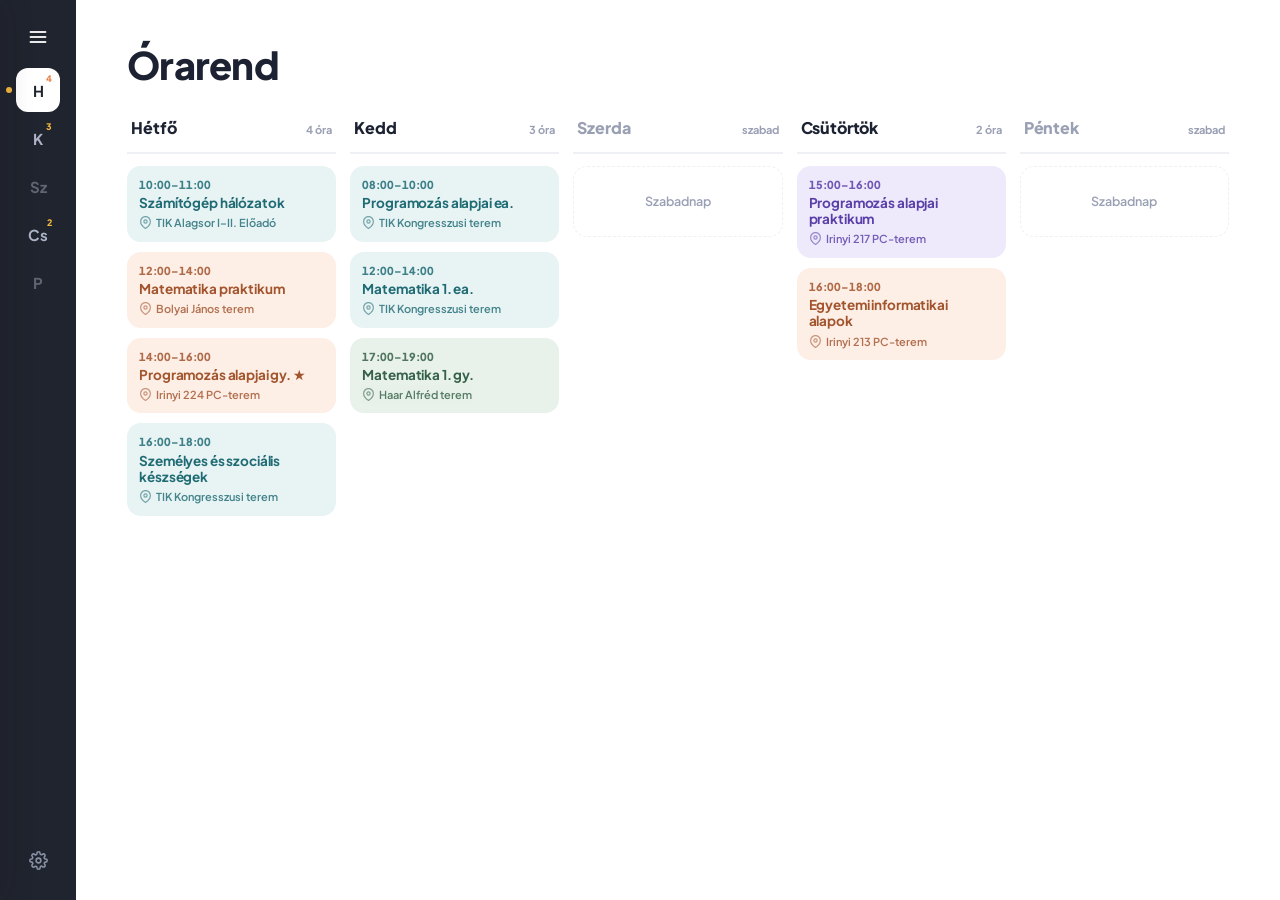
<file: android/assets/index.html>
<!DOCTYPE html>
<html lang="hu">
<head>
<meta charset="UTF-8">
<meta name="viewport" content="width=device-width, initial-scale=1.0">
<meta name="theme-color" content="#ffffff">
<title>Órarend</title>
<link rel="preconnect" href="https://fonts.googleapis.com">
<link rel="preconnect" href="https://fonts.gstatic.com" crossorigin>
<link href="https://fonts.googleapis.com/css2?family=Plus+Jakarta+Sans:wght@400;500;600;700;800&display=swap" rel="stylesheet">
<style>
  :root{
    --bg:#ffffff; --ink:#1d2233; --ink-2:#5a6178; --faint:#9aa0b4;
    --rail:#20242e; --rail-line:#333949;
    --hair:#eef0f4;
    /* pastel type palette (card bg / text / accent stripe) */
    --ea-bg:#e8f3f4;   --ea-tx:#1f6b74;   --ea-ac:#2fa8b5;   /* előadás — teal */
    --gy-bg:#fdeee6;   --gy-tx:#a2542c;   --gy-ac:#e8834b;   /* gyakorlat — orange */
    --pr-bg:#eeeafb;   --pr-tx:#5a3fa8;   --pr-ac:#8b6de0;   /* praktikum — violet */
    --mt-bg:#e8f1ea;   --mt-tx:#356148;   --mt-ac:#5fa87c;   /* matek gy — green */
    --sel:#f4b63f;     /* selected day dot — warm amber */
    --sans:"Plus Jakarta Sans",-apple-system,BlinkMacSystemFont,system-ui,sans-serif;
  }
  *{box-sizing:border-box;margin:0;padding:0;-webkit-tap-highlight-color:transparent}
  html{-webkit-text-size-adjust:100%}
  body{background:var(--bg);color:var(--ink);font-family:var(--sans);line-height:1.4;
    -webkit-font-smoothing:antialiased;min-height:100vh}

  .shell{display:grid;grid-template-columns:76px 1fr;min-height:100vh;width:100%}

  /* ---- left rail ---- */
  .rail{background:var(--rail);display:flex;flex-direction:column;align-items:center;padding:20px 0;gap:4px;
    position:sticky;top:0;height:100vh}
  .rail .logo{width:34px;height:34px;border-radius:9px;display:grid;place-items:center;margin-bottom:10px;cursor:pointer;flex:0 0 auto}
  .rail .logo svg{opacity:.9}
  .rail .logo:hover{background:var(--rail-line)}
  .dbtn{width:44px;height:44px;min-height:44px;max-height:44px;flex:0 0 44px;border:none;background:transparent;color:#aeb4c7;font-family:var(--sans);
    font-weight:700;font-size:15px;border-radius:12px;cursor:pointer;position:relative;transition:background .15s,color .15s;
    display:grid;place-items:center;line-height:1;padding:0}
  .dbtn:hover{background:var(--rail-line);color:#fff}
  .dbtn.on{background:#fff;color:var(--rail)}
  .dbtn.on::before{content:"";position:absolute;left:-10px;top:50%;transform:translateY(-50%);
    width:6px;height:6px;border-radius:50%;background:var(--sel)}
  .dbtn .cnt{position:absolute;top:6px;right:8px;font-size:9px;font-weight:800;color:var(--sel);line-height:1}
  .dbtn.on .cnt{color:var(--gy-ac)}
  .dbtn.free{opacity:.45}
  #rail{display:flex;flex-direction:column;align-items:center;justify-content:flex-start;gap:4px;flex:0 0 auto;height:auto}
  #rail .dbtn{height:44px;flex:0 0 44px;align-self:center}
  .rail .gear{margin-top:auto;width:40px;height:40px;border:none;background:transparent;color:#8a90a6;
    cursor:pointer;border-radius:11px;display:grid;place-items:center}
  .rail .gear:hover{background:var(--rail-line);color:#fff}

  /* ---- main ---- */
  .main{padding:34px clamp(20px,5vw,52px) 60px;min-width:0}
  .head{display:flex;align-items:flex-start;justify-content:space-between;margin-bottom:26px}
  .head .title{font-size:38px;font-weight:800;letter-spacing:-.02em}
  .head .title .day{display:block;font-size:15px;font-weight:600;color:var(--ink-2);margin-top:2px}
  .head .date{text-align:right}
  .head .date .d{font-size:34px;font-weight:800;line-height:1;letter-spacing:-.01em}
  .head .date .m{font-size:13px;font-weight:600;color:var(--ink-2);margin-top:3px}

  .list{display:flex;flex-direction:column;gap:14px;max-width:640px}
  .item{display:grid;grid-template-columns:52px 1fr;gap:14px;align-items:start}
  .item .tcol{text-align:right;padding-top:14px}
  .item .tcol .s{font-size:14px;font-weight:800;font-variant-numeric:tabular-nums}
  .item .tcol .e{font-size:12px;font-weight:600;color:var(--faint);font-variant-numeric:tabular-nums;margin-top:2px}
  .card{border-radius:18px;padding:16px 18px;position:relative;cursor:default;overflow:hidden;
    border:1px solid transparent}
  .card .arw{position:absolute;top:15px;right:16px;opacity:.5}
  .card .cn{font-size:17px;font-weight:700;letter-spacing:-.01em;padding-right:22px;line-height:1.2}
  .card .sub{font-size:13px;font-weight:600;opacity:.85;margin-top:3px}
  .card .foot{display:flex;align-items:center;gap:6px;margin-top:12px;font-size:12px;font-weight:600;opacity:.9}
  .card .foot svg{opacity:.7}
  .card.ea{background:var(--ea-bg);color:var(--ea-tx)}  .card.ea .arw{color:var(--ea-ac)}
  .card.gy{background:var(--gy-bg);color:var(--gy-tx)}  .card.gy .arw{color:var(--gy-ac)}
  .card.pr{background:var(--pr-bg);color:var(--pr-tx)}  .card.pr .arw{color:var(--pr-ac)}
  .card.mt{background:var(--mt-bg);color:var(--mt-tx)}  .card.mt .arw{color:var(--mt-ac)}
  .card.now{box-shadow:0 8px 24px -8px currentColor}
  .card .pin{font-weight:800}

  .freeday{max-width:560px;text-align:center;padding:70px 20px;color:var(--faint)}
  .freeday .big{font-size:26px;font-weight:800;color:var(--mt-tx)}
  .freeday .s{font-size:14px;margin-top:8px}

  .drchips{display:flex;flex-direction:column;gap:6px;margin-bottom:4px}
  .drchip{background:#f5f6f9;border-radius:11px;padding:10px 13px}
  .drchip b{display:block;font-weight:700;font-size:13px}
  .drchip span{color:var(--faint);font-size:11.5px}

  /* ---- code drawer ---- */
  .scrim{position:fixed;inset:0;background:rgba(20,24,36,.4);opacity:0;visibility:hidden;transition:.25s;z-index:60}
  .scrim.show{opacity:1;visibility:visible}
  .drawer{position:fixed;top:0;left:0;bottom:0;width:min(390px,88vw);background:#fff;z-index:70;
    transform:translateX(-100%);transition:transform .28s cubic-bezier(.4,0,.2,1);display:flex;flex-direction:column;
    box-shadow:2px 0 30px rgba(20,24,36,.18)}
  .drawer.show{transform:translateX(0)}
  .dr-top{padding:24px 22px 16px;border-bottom:1px solid var(--hair)}
  .dr-top h2{font-size:22px;font-weight:800}
  .dr-top p{font-size:12.5px;color:var(--ink-2);margin-top:3px}
  .dr-close{position:absolute;top:20px;right:18px;width:34px;height:34px;border:none;background:#f2f3f7;
    border-radius:10px;cursor:pointer;font-size:18px;color:var(--ink-2)}
  .dr-body{overflow-y:auto;padding:14px 16px;flex:1}
  .grp{font-size:11px;font-weight:700;color:var(--faint);margin:14px 4px 8px}
  .grp:first-child{margin-top:2px}
  .crow{display:flex;align-items:center;gap:10px;width:100%;text-align:left;border:1px solid var(--hair);
    background:#fafbfc;border-radius:11px;padding:11px 13px;margin-bottom:6px;cursor:pointer;
    font-family:var(--sans);color:var(--ink);transition:.13s}
  .crow:hover{border-color:var(--ea-ac)}
  .crow.copied{border-color:var(--mt-ac);background:var(--mt-bg)}
  .crow .ck{font-family:ui-monospace,Menlo,monospace;font-size:13px;font-weight:700;min-width:128px;color:var(--ea-tx)}
  .crow.copied .ck{color:var(--mt-tx)}
  .crow .cnm{font-size:12px;color:var(--ink-2);flex:1;overflow:hidden;text-overflow:ellipsis;white-space:nowrap}
  .crow .cic{font-size:12px;color:var(--faint)}
  .dr-foot{padding:14px 16px 20px;border-top:1px solid var(--hair)}
  .copyall{width:100%;background:var(--ink);color:#fff;border:none;border-radius:12px;padding:14px;
    font-size:14px;font-weight:700;cursor:pointer;font-family:var(--sans)}
  .copyall:active{background:var(--ea-tx)}

  /* ---- week grid (wide desktop) ---- */
  .week{display:none}
  .weekgrid{display:grid;grid-template-columns:repeat(5,1fr);gap:14px;margin-top:4px}
  .wcol{min-width:0}
  .wcol .wh{display:flex;align-items:baseline;justify-content:space-between;padding:0 4px 12px;
    border-bottom:2px solid var(--hair);margin-bottom:12px}
  .wcol .wh .wn{font-size:16px;font-weight:800;letter-spacing:-.01em}
  .wcol.today .wh .wn{color:var(--gy-ac)}
  .wcol.freecol .wh .wn{color:var(--faint)}
  .wcol .wh .wc{font-size:11px;font-weight:700;color:var(--faint)}
  .wcol .wcards{display:flex;flex-direction:column;gap:10px}
  .wcard{border-radius:14px;padding:11px 12px;position:relative;overflow:hidden}
  .wcard .wt{font-size:11px;font-weight:800;font-variant-numeric:tabular-nums;opacity:.85}
  .wcard .wnm{font-size:13.5px;font-weight:700;line-height:1.2;margin:3px 0 4px;letter-spacing:-.01em}
  .wcard .wr{font-size:11px;font-weight:600;opacity:.82;display:flex;gap:4px;align-items:flex-start}
  .wcard .wr svg{flex:0 0 auto;margin-top:1px;opacity:.7}
  .wcard.ea{background:var(--ea-bg);color:var(--ea-tx)}
  .wcard.gy{background:var(--gy-bg);color:var(--gy-tx)}
  .wcard.pr{background:var(--pr-bg);color:var(--pr-tx)}
  .wcard.mt{background:var(--mt-bg);color:var(--mt-tx)}
  .wcard.now{box-shadow:0 6px 18px -6px currentColor}
  .wempty{padding:26px 8px;text-align:center;color:var(--faint);font-size:12.5px;font-weight:600;
    border:1.5px dashed var(--hair);border-radius:14px}

  /* =========== BREAKPOINTS =========== */
  /* wide desktop: show whole week, hide rail-driven single day */
  @media(min-width:1080px){
    .main{padding:38px clamp(28px,4vw,64px) 72px;max-width:1500px}
    .list,.freeday{display:none}
    .week{display:block}
    .head .date{display:none}
    .head .title .day{display:none}
  }
  /* tablet: single day, wider reading column, centered */
  @media(min-width:641px) and (max-width:1079px){
    .list,.freeday{max-width:none}
    .main{max-width:820px}
  }
  /* mobile */
  @media(max-width:640px){
    .shell{grid-template-columns:56px 1fr}
    .rail{padding:16px 0}
    #rail .dbtn,.dbtn{width:38px;height:38px;min-height:38px;max-height:38px;flex-basis:38px;font-size:13px}
    .rail .logo{width:32px;height:32px}
    .rail .gear{width:36px;height:36px}
    .main{padding:22px 15px 46px}
    .head{margin-bottom:20px}
    .head .title{font-size:26px}
    .head .title .day{font-size:13px}
    .head .date .d{font-size:24px}
    .head .date .m{font-size:11px}
    .item{grid-template-columns:42px 1fr;gap:9px}
    .item .tcol{padding-top:12px}
    .item .tcol .s{font-size:13px}
    .item .tcol .e{font-size:11px}
    .card{padding:13px 14px;border-radius:15px}
    .card .cn{font-size:15px;padding-right:20px}
    .card .foot{font-size:11px;margin-top:9px}
    .drawer{width:min(360px,92vw)}
  }
  /* very small */
  @media(max-width:380px){
    .head .title{font-size:23px}
    .card .cn{font-size:14.5px}
  }
  @media(prefers-reduced-motion:reduce){*{transition:none!important}}
</style>
</head>
<body>
  <div class="shell">
    <aside class="rail">
      <div class="logo" id="burger" title="Kurzuskódok">
        <svg width="20" height="20" viewBox="0 0 24 24" fill="none" stroke="#fff" stroke-width="2.2" stroke-linecap="round"><path d="M3 6h18M3 12h18M3 18h18"/></svg>
      </div>
      <div id="rail"></div>
      <button class="gear" title="Kódok" onclick="openDrawer()">
        <svg width="19" height="19" viewBox="0 0 24 24" fill="none" stroke="currentColor" stroke-width="2"><circle cx="12" cy="12" r="3"/><path d="M19.4 15a1.65 1.65 0 00.33 1.82l.06.06a2 2 0 11-2.83 2.83l-.06-.06a1.65 1.65 0 00-1.82-.33 1.65 1.65 0 00-1 1.51V21a2 2 0 11-4 0v-.09A1.65 1.65 0 009 19.4a1.65 1.65 0 00-1.82.33l-.06.06a2 2 0 11-2.83-2.83l.06-.06a1.65 1.65 0 00.33-1.82 1.65 1.65 0 00-1.51-1H3a2 2 0 110-4h.09A1.65 1.65 0 004.6 9a1.65 1.65 0 00-.33-1.82l-.06-.06a2 2 0 112.83-2.83l.06.06a1.65 1.65 0 001.82.33H9a1.65 1.65 0 001-1.51V3a2 2 0 114 0v.09a1.65 1.65 0 001 1.51 1.65 1.65 0 001.82-.33l.06-.06a2 2 0 112.83 2.83l-.06.06a1.65 1.65 0 00-.33 1.82V9a1.65 1.65 0 001.51 1H21a2 2 0 110 4h-.09a1.65 1.65 0 00-1.51 1z"/></svg>
      </button>
    </aside>

    <main class="main">
      <div class="head">
        <div class="title">Órarend<span class="day" id="dayName">Hétfő</span></div>
        <div class="date"><div class="d" id="dCount">4</div><div class="m">óra ma</div></div>
      </div>
      <div id="list"></div>
      <div class="week" id="week"></div>
    </main>
  </div>

  <div class="scrim" id="scrim"></div>
  <nav class="drawer" id="drawer" aria-hidden="true">
    <div class="dr-top">
      <button class="dr-close" onclick="closeDrawer()" aria-label="Bezárás">×</button>
      <h2>Tárgyak és kódok</h2><p>Online tárgyak és a felvételi kódok.</p>
    </div>
    <div class="dr-body" id="drbody"></div>
    <div class="dr-foot"><button class="copyall" id="copyall">Összes kód másolása</button></div>
  </nav>

<script>
const DAYS=["Hétfő","Kedd","Szerda","Csütörtök","Péntek"];
const SHORT=["H","K","Sz","Cs","P"];
const mins=t=>{const[h,m]=t.split(":").map(Number);return h*60+m};
// [day,start,end,name,sub(room),teacher,type,pref]  type: ea|gy|pr|mt
const EV=[
 [0,"10:00","11:00","Számítógép hálózatok","TIK Alagsor I–II. Előadó","Bilicki Vilmos","ea"],
 [0,"12:00","14:00","Matematika praktikum","Bolyai János terem","Csuma-Kovács, Szalai","gy"],
 [0,"14:00","16:00","Programozás alapjai gy.","Irinyi 224 PC-terem","Gercső Márk, Báló, Gergely","gy",true],
 [0,"16:00","18:00","Személyes és szociális készségek","TIK Kongresszusi terem","Holló Csaba","ea"],
 [1,"08:00","10:00","Programozás alapjai ea.","TIK Kongresszusi terem","Gergely Tamás","ea"],
 [1,"12:00","14:00","Matematika 1. ea.","TIK Kongresszusi terem","Dormán Miklós","ea"],
 [1,"17:00","19:00","Matematika 1. gy.","Haar Alfréd terem","Galántai-Fekete, Dormán","mt"],
 [3,"15:00","16:00","Programozás alapjai praktikum","Irinyi 217 PC-terem","Kleisz, Oczkó, Gergely","pr"],
 [3,"16:00","18:00","Egyetemi informatikai alapok","Irinyi 213 PC-terem","Devosa Iván","gy"],
];
const ONLINE=[
 ["Webfejlesztés alapjai (ea)","Coursera · Holló Csaba"],
 ["Webfejlesztés alapjai gy.","Coursera · Holló Csaba"],
 ["IT-biztonság az SZTE-n","E-learning · kritérium"],
 ["MI az egyetemi tanulmányokban","E-learning · kritérium"],
 ["Karrierépítés alapozó kurzus","kritérium · 0 kredit"],
];
const CODES=[
 ["Kötelező tárgyak",[
   ["IN1001EA","Programozás alapjai (ea)"],["IN1001LA-16","Programozás alapjai gy."],
   ["IN1001SA-11","Programozás alapjai praktikum"],["MN1841EA-1","Matematika 1. ea."],
   ["MN1841GA-14","Matematika 1. gy."],["MN1840GA-9","Matematika praktikum"],
   ["IN1013EA","Számítógép hálózatok"],["IN1004LA","Egyetemi informatikai alapok"],
   ["IN1005EA","Személyes és szociális készségek"],["IN1014EA-Coursera","Webfejlesztés (ea)"],
   ["IN1014LA-Coursera","Webfejlesztés gy."],
 ]],
 ["Kritérium (0 kredit)",[
   ["XK001-ITSEC_SZTE-HU","IT-biztonság az SZTE-n"],["XK001-MINI_SZTE-HU","MI az egyetemi tanulmányokban"],
   ["XA0031-ALK2","Karrierépítés alapozó kurzus"],
 ]],
];
const E=document.createElement.bind(document);
const svgArw='<svg width="16" height="16" viewBox="0 0 24 24" fill="none" stroke="currentColor" stroke-width="2.5" stroke-linecap="round" stroke-linejoin="round"><path d="M9 18l6-6-6-6"/></svg>';
const svgLoc='<svg width="13" height="13" viewBox="0 0 24 24" fill="none" stroke="currentColor" stroke-width="2.2"><path d="M21 10c0 7-9 13-9 13s-9-6-9-13a9 9 0 0118 0z"/><circle cx="12" cy="10" r="3"/></svg>';
const now=new Date();const nowDay=now.getDay()-1;const nowMin=now.getHours()*60+now.getMinutes();
let curDay=(nowDay<0||nowDay>4)?0:nowDay;

function rail(){
  const r=document.getElementById("rail");r.innerHTML="";
  DAYS.forEach((d,i)=>{
    const n=EV.filter(e=>e[0]===i).length;
    const b=E("button");b.className="dbtn"+(i===curDay?" on":"")+(n===0?" free":"");
    b.innerHTML=SHORT[i]+(n?`<span class="cnt">${n}</span>`:"");
    b.onclick=()=>{curDay=i;rail();day()};
    r.appendChild(b);
  });
}
function day(){
  document.getElementById("dayName").textContent=DAYS[curDay];
  const items=EV.filter(e=>e[0]===curDay);
  document.getElementById("dCount").textContent=items.length||"0";
  const wrap=document.getElementById("list");wrap.innerHTML="";
  if(items.length===0){
    const f=E("div");f.className="freeday";f.innerHTML='<div class="big">Szabadnap</div><div class="s">Nincs egyetlen órád sem. Élvezd.</div>';
    wrap.appendChild(f);return;
  }
  const list=E("div");list.className="list";
  items.forEach(e=>{
    const[,s,en,name,room,who,type,pref]=e;
    const isNow=curDay===nowDay&&nowMin>=mins(s)&&nowMin<mins(en);
    const it=E("div");it.className="item";
    it.innerHTML=
      `<div class="tcol"><div class="s">${s}</div><div class="e">${en}</div></div>`+
      `<div class="card ${type}${isNow?' now':''}">`+
        `<span class="arw">${svgArw}</span>`+
        `<div class="cn">${name}${pref?' <span class="pin">★</span>':''}</div>`+
        `<div class="foot">${svgLoc}<span>${room} · ${who}</span></div>`+
      `</div>`;
    list.appendChild(it);
  });
  wrap.appendChild(list);
}
function drawer(){
  const b=document.getElementById("drbody");b.innerHTML="";
  // online / no-fixed-time section first
  const og=E("div");og.className="grp";og.textContent="Rögzített időpont nélkül";b.appendChild(og);
  const oc=E("div");oc.className="drchips";
  ONLINE.forEach(([n,m])=>{const x=E("div");x.className="drchip";x.innerHTML=`<b>${n}</b><span>${m}</span>`;oc.appendChild(x);});
  b.appendChild(oc);
  // codes
  CODES.forEach(([grp,rows])=>{
    const g=E("div");g.className="grp";g.textContent=grp;b.appendChild(g);
    rows.forEach(([k,n])=>{
      const r=E("button");r.className="crow";
      r.innerHTML=`<span class="ck">${k}</span><span class="cnm">${n}</span><span class="cic">⧉</span>`;
      r.onclick=()=>navigator.clipboard.writeText(k).then(()=>{
        r.classList.add("copied");r.querySelector(".cic").textContent="✓";
        setTimeout(()=>{r.classList.remove("copied");r.querySelector(".cic").textContent="⧉"},1200);
      });
      b.appendChild(r);
    });
  });
}
function openDrawer(){document.getElementById("drawer").classList.add("show");document.getElementById("scrim").classList.add("show");document.getElementById("drawer").setAttribute("aria-hidden","false")}
function closeDrawer(){document.getElementById("drawer").classList.remove("show");document.getElementById("scrim").classList.remove("show");document.getElementById("drawer").setAttribute("aria-hidden","true")}
document.getElementById("burger").onclick=openDrawer;
document.getElementById("scrim").onclick=closeDrawer;
document.addEventListener("keydown",e=>{if(e.key==="Escape")closeDrawer()});
document.getElementById("copyall").onclick=()=>{
  const all=CODES.flatMap(g=>g[1].map(r=>r[0])).join("\n");
  navigator.clipboard.writeText(all).then(()=>{
    const btn=document.getElementById("copyall");const o=btn.textContent;
    btn.textContent="✓ Mind a "+CODES.flatMap(g=>g[1]).length+" kód másolva";setTimeout(()=>btn.textContent=o,1500);
  });
};
function week(){
  const w=document.getElementById("week");w.innerHTML="";
  const grid=E("div");grid.className="weekgrid";
  DAYS.forEach((d,i)=>{
    const items=EV.filter(e=>e[0]===i);
    const col=E("div");col.className="wcol"+(i===nowDay?" today":"")+(items.length===0?" freecol":"");
    col.innerHTML=`<div class="wh"><span class="wn">${d}</span><span class="wc">${items.length?items.length+" óra":"szabad"}</span></div>`;
    const cards=E("div");cards.className="wcards";
    if(items.length===0){cards.innerHTML='<div class="wempty">Szabadnap</div>';}
    else items.forEach(e=>{
      const[,s,en,name,room,who,type,pref]=e;
      const isNow=i===nowDay&&nowMin>=mins(s)&&nowMin<mins(en);
      const c=E("div");c.className="wcard "+type+(isNow?" now":"");
      c.innerHTML=`<div class="wt">${s}–${en}</div><div class="wnm">${name}${pref?' ★':''}</div>`+
        `<div class="wr">${svgLoc}<span>${room}</span></div>`;
      cards.appendChild(c);
    });
    col.appendChild(cards);grid.appendChild(col);
  });
  w.appendChild(grid);
}
rail();day();week();drawer();
</script>
</body>
</html>
</file>
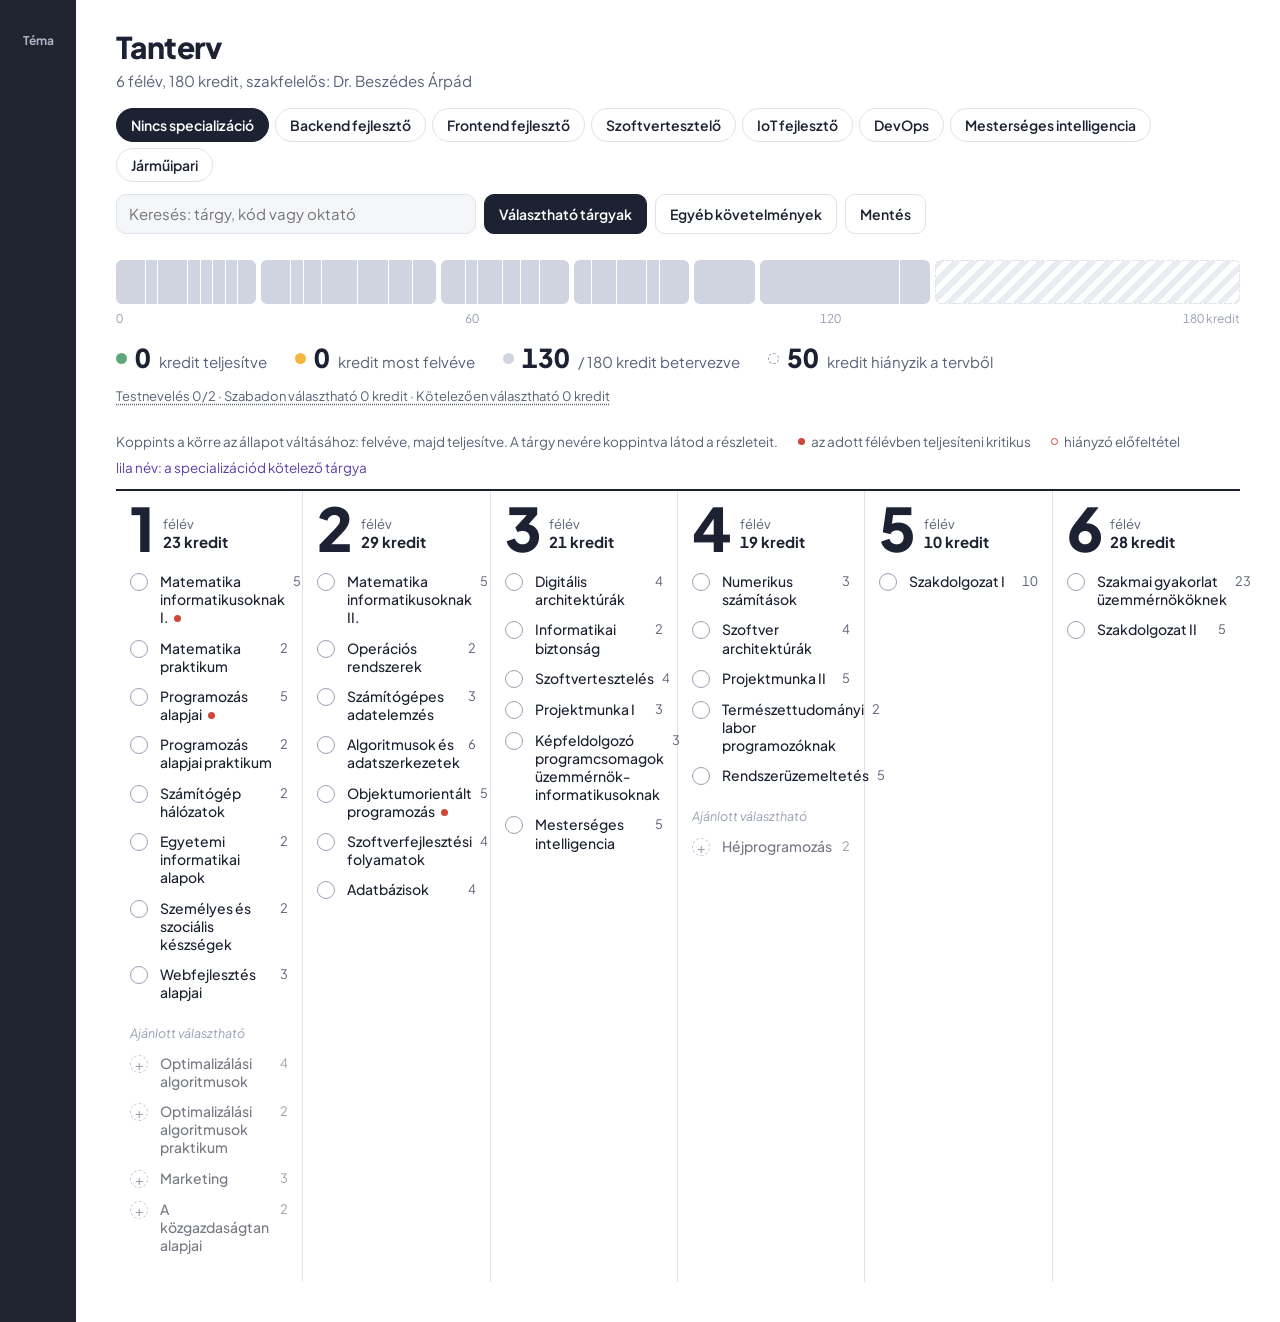
<file: modules/tanterv-module/demo.html>
<!DOCTYPE html>
<html lang="hu">
<head>
<meta charset="UTF-8">
<meta name="viewport" content="width=device-width, initial-scale=1.0">
<script>try{var m=localStorage.getItem("orarend-theme")||(matchMedia("(prefers-color-scheme: dark)").matches?"dark":"light");document.documentElement.setAttribute("data-theme",m);}catch(e){}</script>
<title>Tanterv – előnézet</title>
<link href="https://fonts.googleapis.com/css2?family=Plus+Jakarta+Sans:wght@400;500;600;700;800&display=swap" rel="stylesheet">
<!-- Preview only: the site's theme tokens, copied from css/style.css -->
<style>
  :root{
    --bg:#ffffff; --ink:#1d2233; --ink-2:#5a6178; --faint:#9aa0b4; --surface-2:#f5f6f9;
    --rail:#20242e; --rail-line:#333949; --rail-tx:#aeb4c7; --rail-tx-2:#8a90a6;
    --hair:#eef0f4;
    --ea-bg:#e8f3f4;   --ea-tx:#1f6b74;   --ea-ac:#2fa8b5;
    --gy-bg:#fdeee6;   --gy-tx:#a2542c;   --gy-ac:#e8834b;
    --pr-bg:#eeeafb;   --pr-tx:#5a3fa8;   --pr-ac:#8b6de0;
    --mt-bg:#e8f1ea;   --mt-tx:#356148;   --mt-ac:#5fa87c;
    --sel:#f4b63f;
    --card-overlay:rgba(255,255,255,.5); --card-overlay-hover:rgba(255,255,255,.8);
    --sans:"Plus Jakarta Sans",-apple-system,BlinkMacSystemFont,system-ui,sans-serif;
    --ease-out:cubic-bezier(.23,1,.32,1);
    --ease-in-out:cubic-bezier(.77,0,.175,1);
    --ease-drawer:cubic-bezier(.32,.72,0,1);
  }
  [data-theme="dark"]{
    --bg:#14161d; --ink:#eef0f4; --ink-2:#aeb4c7; --faint:#6c7288; --surface-2:#1c2029; --hair:#2a2f3b;
    --ea-bg:#183638; --ea-tx:#7fd2da; --ea-ac:#2fa8b5;
    --gy-bg:#3a2a1e; --gy-tx:#f0b184; --gy-ac:#e8834b;
    --pr-bg:#2a2440; --pr-tx:#c3b3f2; --pr-ac:#8b6de0;
    --mt-bg:#1e3226; --mt-tx:#9bd6b0; --mt-ac:#5fa87c;
    --card-overlay:rgba(0,0,0,.22); --card-overlay-hover:rgba(0,0,0,.35);
  }
  *{box-sizing:border-box;margin:0;padding:0}
  body{background:var(--bg);color:var(--ink);font-family:var(--sans);display:grid;grid-template-columns:76px 1fr;min-height:100vh}
  .rail{background:var(--rail);display:flex;flex-direction:column;align-items:center;padding:20px 0}
  .rail button{width:40px;height:40px;border:0;border-radius:11px;background:transparent;color:var(--rail-tx);cursor:pointer;font:700 12px var(--sans)}
  .rail button:hover{background:var(--rail-line);color:#fff}
  .main{padding:28px clamp(16px,4vw,40px) 40px;min-width:0}
  .title{font-size:30px;font-weight:800;letter-spacing:-.02em;margin-bottom:4px}
  @media(max-width:700px){body{grid-template-columns:1fr}.rail{flex-direction:row;padding:8px;justify-content:flex-end}}
</style>
<link rel="stylesheet" href="css/tanterv.css">
</head>
<body>
  <aside class="rail"><button id="theme" title="Téma váltása">Téma</button></aside>
  <main class="main">
    <div class="title">Tanterv</div>
    <div id="codepage"></div>
  </main>
<script src="js/tanterv.js"></script>
<script>
  Tanterv.mount(document.getElementById("codepage"), { dataUrl: "curriculum_data/umi_bprof.json" });
  document.getElementById("theme").onclick = () => {
    const m = document.documentElement.getAttribute("data-theme") === "dark" ? "light" : "dark";
    document.documentElement.setAttribute("data-theme", m);
    try { localStorage.setItem("orarend-theme", m); } catch (e) {}
  };
</script>
</body>
</html>
</file>
<file: modules/tanterv-module/css/tanterv.css>
/* Tanterv planner – scoped to .tt. Colours come from the host page's theme variables
   (css/style.css: --bg, --ink, --hair, --mt-ac, --sel, --pr-tx …) with standalone fallbacks. */
.tt {
  --tt-bg: var(--bg, #ffffff);
  --tt-ink: var(--ink, #1d2233);
  --tt-ink-2: var(--ink-2, #5a6178);
  --tt-faint: var(--faint, #9aa0b4);
  --tt-surface: var(--surface-2, #f5f6f9);
  --tt-hair: var(--hair, #eef0f4);
  --tt-rule: #dfe2ea;
  --tt-plan: #cfd4e0;
  --tt-done: var(--mt-ac, #5fa87c);
  --tt-now: var(--sel, #f4b63f);
  --tt-spec: var(--pr-tx, #5a3fa8);
  --tt-crit: #d0473a;
  --tt-hatch: #e9ecf2;
  --tt-ease: var(--ease-drawer, cubic-bezier(.32, .72, 0, 1));
  container-type: inline-size;
  font-family: var(--sans, "Plus Jakarta Sans", system-ui, sans-serif);
  color: var(--tt-ink);
  font-size: 15px;
  line-height: 1.45;
}
[data-theme="dark"] .tt {
  --tt-rule: #2f3441;
  --tt-plan: #3a4050;
  --tt-crit: #ff7b6e;
  --tt-hatch: #20242e;
}
.tt *, .tt *::before, .tt *::after { box-sizing: border-box; }
.tt :where(button, input, select) { font: inherit; color: inherit; margin: 0; }
.tt :focus-visible { outline: 2px solid var(--tt-spec); outline-offset: 2px; border-radius: 6px; }
.tt :where(p) { margin: 0; }
.tt-loading, .tt-error { padding: 24px 0; color: var(--tt-ink-2); }
.tt-error { color: var(--tt-crit); }

/* header */
.tt-title { margin: 0 0 6px; font-size: clamp(28px, 5cqi, 46px); font-weight: 800; line-height: 1.05; letter-spacing: -.02em; }
.tt-meta { color: var(--tt-ink-2); }
.tt-specs, .tt-filter { display: flex; flex-wrap: wrap; gap: 6px; margin-top: 16px; }
.tt-chip { border: 1px solid var(--tt-rule); background: var(--tt-bg); border-radius: 999px; padding: 6px 14px; font-size: 14px; font-weight: 600; cursor: pointer;
  transition: background .15s, border-color .15s, color .15s; }
.tt-chip:hover { border-color: var(--tt-faint); }
.tt-chip[aria-checked="true"], .tt-chip[aria-pressed="true"] { background: var(--tt-ink); color: var(--tt-bg); border-color: var(--tt-ink); }
.tt-tools { display: flex; flex-wrap: wrap; gap: 8px; margin-top: 12px; }
.tt-search { flex: 1 1 240px; max-width: 360px; border: 1px solid var(--tt-rule); background: var(--tt-surface); border-radius: 10px; padding: 8px 12px; }
.tt-btn { border: 1px solid var(--tt-rule); background: var(--tt-bg); border-radius: 10px; padding: 8px 14px; font-weight: 600; font-size: 14px; cursor: pointer;
  transition: border-color .15s, transform 140ms var(--ease-out, ease); }
.tt-btn:hover { border-color: var(--tt-faint); }
.tt-btn:active { transform: scale(.97); }
.tt-btn-main { background: var(--tt-ink); color: var(--tt-bg); border-color: var(--tt-ink); }
.tt-btn-danger { color: var(--tt-crit); }

/* credit track */
.tt-trackwrap { margin-top: 26px; }
.tt-track { display: flex; height: 44px; }
.tt-semseg { display: flex; gap: 1px; height: 100%; min-width: 0; }
.tt-semseg + .tt-semseg, .tt-seg-rest { margin-left: 5px; }
.tt-seg { height: 100%; min-width: 2px; border: 0; padding: 0; background: var(--tt-plan); cursor: pointer; }
.tt-semseg > .tt-seg:first-child { border-radius: 6px 0 0 6px; }
.tt-semseg > .tt-seg:last-child { border-radius: 0 6px 6px 0; }
.tt-semseg > .tt-seg:only-child { border-radius: 6px; }
.tt-seg.is-now { background: var(--tt-now); }
.tt-seg.is-done { background: var(--tt-done); }
.tt-seg-rest { border-radius: 6px; cursor: default; border: 1px dashed var(--tt-rule);
  background: repeating-linear-gradient(135deg, var(--tt-hatch) 0 6px, transparent 6px 12px); }
.tt-scale { display: flex; justify-content: space-between; margin-top: 6px; font-size: 12px; color: var(--tt-faint); font-variant-numeric: tabular-nums; }
.tt-tally { display: flex; flex-wrap: wrap; gap: 8px 28px; margin-top: 12px; }
.tt-tally div { display: flex; align-items: baseline; gap: 8px; color: var(--tt-ink-2); }
.tt-tally b { font-size: 26px; font-weight: 800; color: var(--tt-ink); font-variant-numeric: tabular-nums; }
.tt-key { width: 11px; height: 11px; border-radius: 50%; align-self: center; flex: none; }
.tt-key-done { background: var(--tt-done); }
.tt-key-now { background: var(--tt-now); }
.tt-key-plan { background: var(--tt-plan); }
.tt-key-rest { border: 1px dashed var(--tt-faint); }
/* A permanent (not just :hover) dotted underline — hover never fires on a touchscreen, so this
   is the only cue a phone user gets that this line is tappable, not plain text. */
.tt-reqsum { display: block; margin-top: 10px; padding: 0; border: 0; background: none; font-size: 13px; color: var(--tt-ink-2); cursor: pointer; text-align: left;
  text-decoration: underline; text-decoration-style: dotted; text-underline-offset: 3px; }
.tt-reqsum:hover { color: var(--tt-ink); text-decoration-style: solid; }

/* legend */
.tt-hint { display: flex; flex-wrap: wrap; align-items: center; gap: 6px 20px; margin-top: 26px; font-size: 13.5px; color: var(--tt-ink-2); }
.tt-hint span { display: inline-flex; align-items: center; gap: 6px; }
.tt-hint-spec { color: var(--tt-spec); }

/* board */
.tt-board { display: grid; grid-template-columns: repeat(6, minmax(0, 1fr)); margin-top: 12px; border-top: 2px solid var(--tt-ink); }
.tt-sem { min-width: 0; padding: 14px 14px 22px; border-right: 1px solid var(--tt-rule); }
.tt-sem:last-child { border-right: 0; }
.tt-semhead { display: flex; align-items: flex-end; gap: 10px; margin-bottom: 14px; }
.tt-semno { font-size: 60px; font-weight: 800; line-height: .78; letter-spacing: -.04em; }
.tt-semsum { display: flex; flex-direction: column; font-size: 13px; line-height: 1.3; color: var(--tt-ink-2); }
.tt-semsum strong { font-size: 15px; color: var(--tt-ink); font-variant-numeric: tabular-nums; }
.tt-subh { margin: 16px 0 6px; font-size: 12.5px; font-style: italic; color: var(--tt-faint); }
.tt-row { display: grid; grid-template-columns: 22px 1fr auto; align-items: start; gap: 8px; margin: 0 -6px; padding: 6px; border-radius: 8px; }
.tt-row:hover { background: var(--tt-surface); }
.tt-row.is-sel { background: var(--tt-surface); box-shadow: inset 0 0 0 1.5px var(--tt-ink); }
.tt-row.is-pre { box-shadow: inset 0 0 0 1.5px var(--tt-done); }
.tt-row.is-dep { box-shadow: inset 0 0 0 1.5px var(--tt-now); }
.tt-row.is-spec .tt-name { color: var(--tt-spec); }
.tt-row.is-sugg { opacity: .6; }
.tt-row.is-sugg:hover { opacity: 1; }
.tt-row.is-dim { opacity: .18; }
.tt-dot, .tt-add { position: relative; width: 18px; height: 18px; margin-top: 1px; padding: 0; border-radius: 50%; background: transparent; cursor: pointer; }
.tt-dot { border: 1.5px solid var(--tt-faint); }
.tt-dot.is-now { border-color: var(--tt-now); background: linear-gradient(90deg, var(--tt-now) 50%, transparent 50%); }
.tt-dot.is-done { border-color: var(--tt-done); background: var(--tt-done); }
.tt-dot.is-done::after { content: ""; position: absolute; left: 5px; top: 2px; width: 4px; height: 8px; border: solid #fff; border-width: 0 2px 2px 0; transform: rotate(45deg); }
.tt-add { border: 1.5px dashed var(--tt-faint); font-size: 14px; line-height: 14px; color: var(--tt-ink-2); }
.tt-name { border: 0; background: none; padding: 0; text-align: left; font-size: 14px; font-weight: 500; line-height: 1.3; cursor: pointer; }
.tt-name:hover { text-decoration: underline; text-underline-offset: 3px; }
.tt-last { white-space: nowrap; }
.tt-flags { display: inline-flex; gap: 4px; margin-left: 6px; vertical-align: 1px; }
.tt-flag { display: inline-block; width: 7px; height: 7px; border-radius: 50%; flex: none; }
.tt-flag-crit { background: var(--tt-crit); }
.tt-flag-miss { border: 1.5px solid var(--tt-crit); }
.tt-kr { font-size: 13px; color: var(--tt-ink-2); font-variant-numeric: tabular-nums; white-space: nowrap; }

/* side panel (above the site's drawer/sheet, which use z-index 60–90) */
.tt-scrim { position: fixed; inset: 0; z-index: 95; background: rgba(14, 17, 26, .32); opacity: 0; pointer-events: none; transition: opacity .2s; }
.tt-panel { position: fixed; top: 0; right: 0; z-index: 96; width: min(440px, 100vw); height: 100%; overflow-y: auto;
  padding: 24px 26px 40px; background: var(--tt-bg); border-left: 1px solid var(--tt-rule); box-shadow: -12px 0 40px rgba(0, 0, 0, .12);
  transform: translateX(100%); visibility: hidden; transition: transform .32s var(--tt-ease), visibility 0s linear .32s; overscroll-behavior: contain; }
.tt.is-open .tt-scrim { opacity: 1; pointer-events: auto; }
.tt.is-open .tt-panel { transform: none; visibility: visible; transition: transform .32s var(--tt-ease), visibility 0s; }
.tt-close { float: right; margin-left: 12px; }
.tt-ptitle { margin: 4px 0 6px; font-size: 24px; font-weight: 800; line-height: 1.15; letter-spacing: -.01em; }
.tt-pkind { margin-bottom: 18px; color: var(--tt-ink-2); }
.tt-segctl { display: grid; grid-template-columns: repeat(3, 1fr); margin-bottom: 20px; border: 1px solid var(--tt-rule); border-radius: 10px; overflow: hidden; }
.tt-segctl button { padding: 9px 6px; border: 0; background: transparent; font-size: 14px; font-weight: 600; cursor: pointer; }
.tt-segctl button + button { border-left: 1px solid var(--tt-rule); }
.tt-segctl button[aria-pressed="true"][data-v="none"] { background: var(--tt-ink); color: var(--tt-bg); }
.tt-segctl button[aria-pressed="true"][data-v="now"] { background: var(--tt-now); color: #231a00; }
.tt-segctl button[aria-pressed="true"][data-v="done"] { background: var(--tt-done); color: #fff; }
.tt-warn { margin-bottom: 16px; font-size: 14px; color: var(--tt-crit); }
.tt-dl { display: grid; grid-template-columns: 116px 1fr; gap: 9px 14px; margin: 0 0 20px; }
.tt-dl dt { font-size: 13.5px; color: var(--tt-faint); }
.tt-dl dd { margin: 0; }
.tt-note { font-size: 14px; color: var(--tt-ink-2); }
.tt-links { display: flex; flex-wrap: wrap; gap: 6px; }
.tt-link { border: 1px solid var(--tt-rule); background: var(--tt-surface); border-radius: 999px; padding: 3px 10px; font-size: 13.5px; cursor: pointer; }
.tt-link.is-ok { border-color: var(--tt-done); }
.tt-link.is-bad { border-color: var(--tt-crit); }
.tt-filter { margin: 0 0 14px; }
.tt-pool { display: grid; grid-template-columns: 1fr auto; gap: 4px 10px; padding: 10px 0; border-top: 1px solid var(--tt-rule); }
.tt-poolname { border: 0; background: none; padding: 0; text-align: left; font-weight: 700; cursor: pointer; }
.tt-poolact { display: flex; gap: 6px; align-items: center; }
.tt-poolact select { padding: 5px 6px; border: 1px solid var(--tt-rule); border-radius: 8px; background: var(--tt-surface); font-size: 13px; }
.tt-poolact .tt-btn { padding: 5px 10px; }
.tt-poolmeta { grid-column: 1 / -1; font-size: 13px; color: var(--tt-ink-2); }
.tt-in { font-size: 13px; font-weight: 600; color: var(--tt-done); }
.tt-actions { display: flex; flex-wrap: wrap; gap: 8px; }
.tt-reqrow { display: flex; align-items: center; gap: 10px; padding: 7px 0; border-top: 1px solid var(--tt-rule); font-size: 14px; }
.tt-reqrow .tt-name { flex: 1; cursor: default; }
.tt-reqrow .tt-name:hover { text-decoration: none; }
.tt-reqrow .tt-kr { font-size: 13px; color: var(--tt-ink-2); white-space: nowrap; }
.tt-del { flex: none; border: 0; background: none; padding: 4px; color: var(--tt-faint); cursor: pointer; font-size: 13px; line-height: 1; }
.tt-del:hover { color: var(--tt-crit); }
.tt-reqadd { display: flex; flex-wrap: wrap; gap: 6px; margin: 10px 0 26px; }
.tt-in-text, .tt-in-num, .tt-target-input { border: 1px solid var(--tt-rule); background: var(--tt-surface); border-radius: 8px; padding: 6px 10px; font-size: 13.5px; }
.tt-in-text { flex: 1 1 140px; }
.tt-in-num { width: 84px; }
.tt-target-input { width: 96px; margin-left: 6px; }
.tt-toast { position: fixed; left: 50%; bottom: 22px; z-index: 97; transform: translateX(-50%); padding: 9px 16px; border-radius: 10px;
  background: var(--tt-ink); color: var(--tt-bg); font-size: 14px; opacity: 0; pointer-events: none; transition: opacity .2s; }
.tt-toast.is-on { opacity: 1; }

/* responsive to the space the host gives it, not the window */
@container (max-width: 1000px) {
  .tt-board { grid-template-columns: repeat(3, minmax(0, 1fr)); }
  .tt-sem:nth-child(3) { border-right: 0; }
  .tt-sem:nth-child(n+4) { border-top: 1px solid var(--tt-rule); }
}
@container (max-width: 560px) {
  .tt-board { grid-template-columns: 1fr; }
  .tt-sem { padding: 14px 0 18px; border-right: 0; }
  .tt-sem + .tt-sem { border-top: 1px solid var(--tt-rule); }
  .tt-row { margin: 0; }
  .tt-track { height: 36px; }
  /* At this width a semester's 5-8 individual course segments are only a few px wide each — the
     1px gaps between them (fine on desktop) read as scattered dashes instead of a bar. Removing
     just the within-semester gap merges them into one solid-looking bar per semester; the 5px
     gap *between* semesters stays, since that grouping is real information. */
  .tt-semseg { gap: 0; }
  .tt-tally { gap: 6px 20px; }
  .tt-tally b { font-size: 22px; }
  .tt-search { max-width: none; }
  .tt-semno { font-size: 48px; }

  /* Specialization picker + pool term filter: 8 (or 5) chips wrapping to several rows ate a screen's
     worth of scrolling before any real content appeared, for a choice you set once and rarely touch
     again. One horizontal-scrolling row instead — a standard, expected phone pattern (iOS segmented
     tabs, category pills) — cuts that to a single row. */
  .tt-specs, .tt-filter { flex-wrap: nowrap; overflow-x: auto; scrollbar-width: none; -webkit-overflow-scrolling: touch; }
  .tt-specs::-webkit-scrollbar, .tt-filter::-webkit-scrollbar { display: none; }
  .tt-specs .tt-chip, .tt-filter .tt-chip { flex: none; }

  /* Toolbar: 3 buttons of very different importance were wrapping onto arbitrary lines depending on
     label length. Give the primary action (start planning) its own full-width row, pair the two
     secondary ones evenly below it — a clear hierarchy instead of whatever fit. */
  .tt-search { flex-basis: 100%; }
  .tt-btn-main { flex-basis: 100%; }
  .tt-tools .tt-btn:not(.tt-btn-main) { flex: 1 1 0; text-align: center; }

  /* Status dots/add buttons were 18px — under half the ~44px minimum comfortable touch target, and
     the thing you tap most on this whole page (once per course, every semester). Room to grow them
     came from the board already being a single column here, so .tt-row's own first column can widen
     without competing with anything else for space. */
  .tt-row { grid-template-columns: 30px 1fr auto; }
  .tt-dot, .tt-add { width: 26px; height: 26px; }
  .tt-dot.is-done::after { left: 7px; top: 3px; width: 6px; height: 11px; }
  .tt-add { font-size: 17px; line-height: 17px; }
}
@media (prefers-reduced-motion: reduce) {
  .tt-panel, .tt-scrim, .tt-toast { transition: none; }
}
</file>
